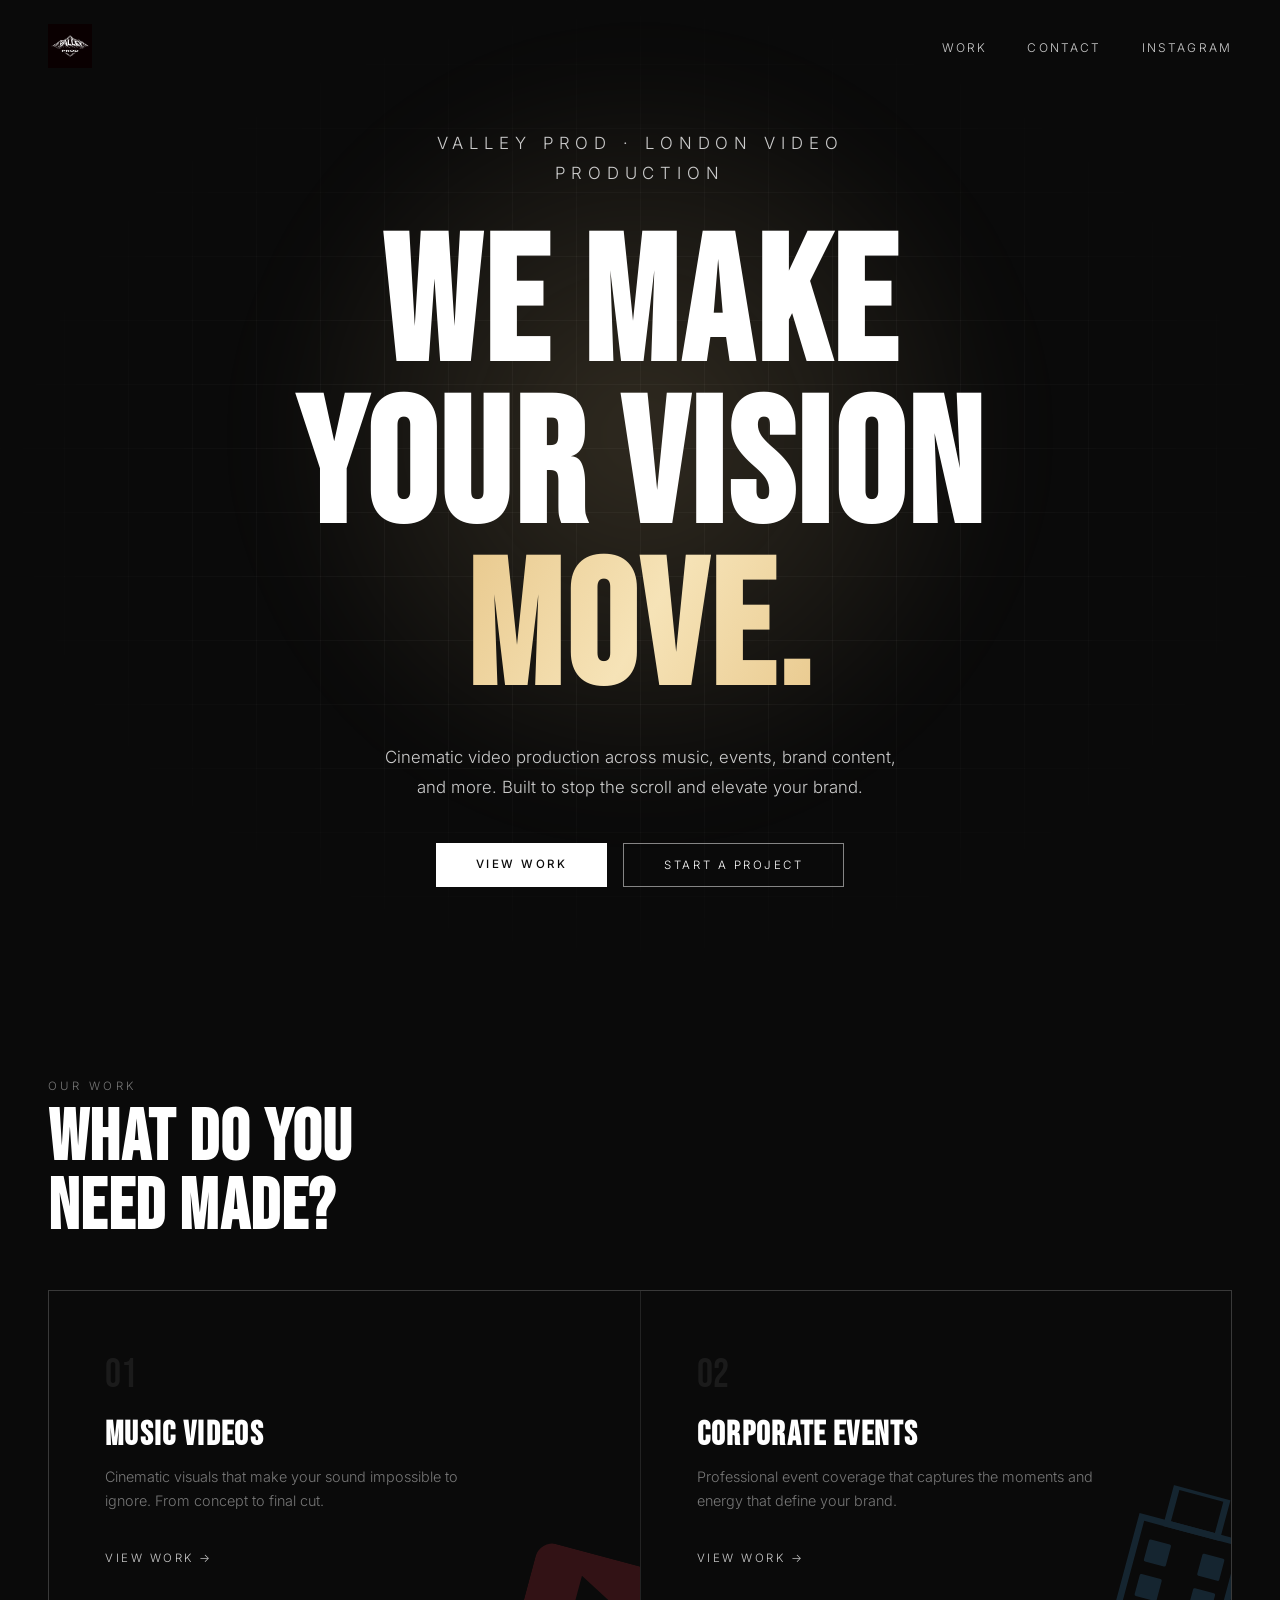
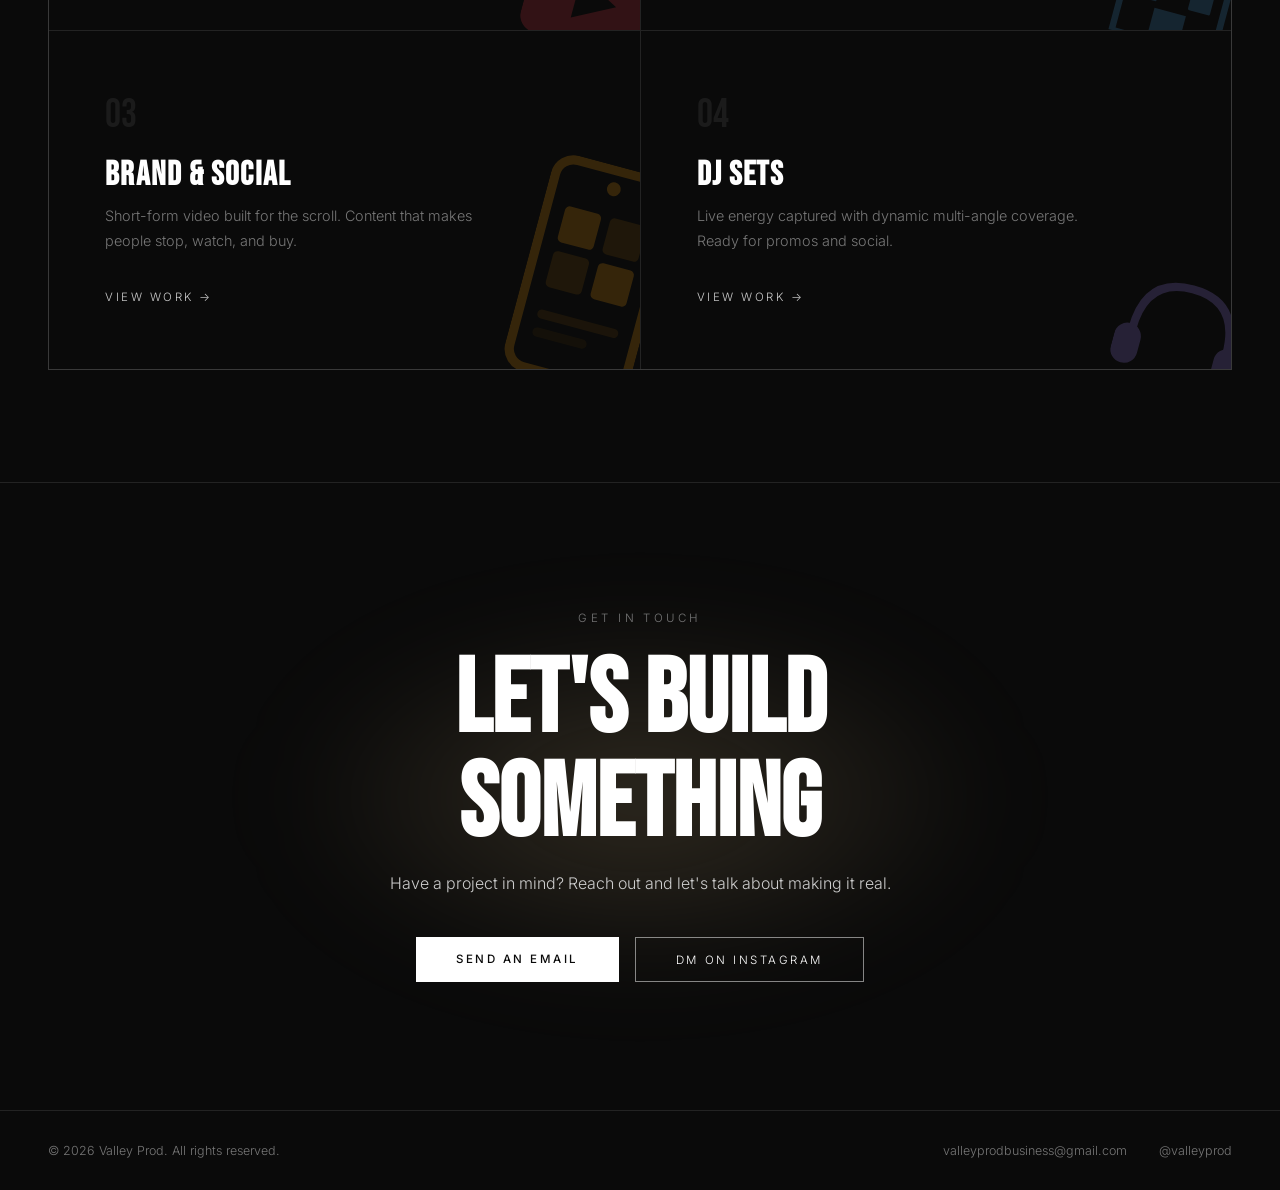
<file: index.html>
<!DOCTYPE html>
<html lang="en">
<head>
  <meta charset="UTF-8">
  <meta name="viewport" content="width=device-width, initial-scale=1.0">

  <title>Valley Prod — Video Production London</title>
  <meta name="description" content="London-based video production for music videos, corporate events, brand content and DJ sets. Cinematic quality built to elevate your brand. Book Valley Prod.">
  <meta name="author" content="Valley Prod">
  <meta name="robots" content="index, follow">

  <!-- Geo targeting -->
  <meta name="geo.region" content="GB-LND">
  <meta name="geo.placename" content="London">

  <!-- Open Graph -->
  <meta property="og:type" content="website">
  <meta property="og:url" content="https://valleyprod.com/">
  <meta property="og:title" content="Valley Prod — Video Production London">
  <meta property="og:description" content="London-based video production for music videos, corporate events, brand content and DJ sets. Cinematic quality built to elevate your brand.">
  <meta property="og:image" content="https://valleyprod.com/assets/logo.jpg">
  <meta property="og:site_name" content="Valley Prod">

  <!-- Twitter Card -->
  <meta name="twitter:card" content="summary_large_image">
  <meta name="twitter:title" content="Valley Prod — Video Production London">
  <meta name="twitter:description" content="London-based video production for music videos, corporate events, brand content and DJ sets.">
  <meta name="twitter:image" content="https://valleyprod.com/assets/logo.jpg">

  <link rel="canonical" href="https://valleyprod.com/">
  <link rel="icon" type="image/jpeg" href="assets/logo.jpg">
  <link rel="shortcut icon" type="image/jpeg" href="assets/logo.jpg">
  <link rel="apple-touch-icon" href="assets/logo.jpg">
  <link rel="stylesheet" href="styles.css">

  <!-- Local Business Schema -->
  <script type="application/ld+json">
  {
    "@context": "https://schema.org",
    "@type": "LocalBusiness",
    "@id": "https://valleyprod.com/#business",
    "name": "Valley Prod",
    "image": "https://valleyprod.com/assets/logo.jpg",
    "logo": "https://valleyprod.com/assets/logo.jpg",
    "description": "London-based video production for music videos, corporate events, brand content and DJ sets.",
    "url": "https://valleyprod.com",
    "email": "valleyprodbusiness@gmail.com",
    "sameAs": ["https://www.instagram.com/valleyprod"],
    "address": {
      "@type": "PostalAddress",
      "addressLocality": "London",
      "addressCountry": "GB"
    },
    "areaServed": {
      "@type": "City",
      "name": "London"
    },
    "priceRange": "££",
    "knowsAbout": ["Music Video Production", "Corporate Event Videography", "Brand Video Content", "Social Media Video", "DJ Set Videography"],
    "hasOfferCatalog": {
      "@type": "OfferCatalog",
      "name": "Valley Prod Services",
      "itemListElement": [
        { "@type": "Offer", "itemOffered": { "@type": "Service", "name": "Music Video Production", "url": "https://valleyprod.com/music-videos" } },
        { "@type": "Offer", "itemOffered": { "@type": "Service", "name": "Corporate Event Videography", "url": "https://valleyprod.com/corporate-events" } },
        { "@type": "Offer", "itemOffered": { "@type": "Service", "name": "Brand & Social Video", "url": "https://valleyprod.com/brand-social" } },
        { "@type": "Offer", "itemOffered": { "@type": "Service", "name": "DJ Set Videography", "url": "https://valleyprod.com/dj-sets" } }
      ]
    }
  }
  </script>
</head>
<body>

  <nav>
    <a href="index.html" class="nav-logo">
      <img src="assets/logo.jpg" alt="Valley Prod">
    </a>
    <ul class="nav-links">
      <li><a href="#work">Work</a></li>
      <li><a href="mailto:valleyprodbusiness@gmail.com">Contact</a></li>
      <li><a href="https://instagram.com/valleyprod" target="_blank" rel="noopener">Instagram</a></li>
    </ul>
  </nav>

  <section class="hero">
    <div class="hero-glow" aria-hidden="true"></div>
    <p class="eyebrow">Valley Prod &middot; London Video Production</p>
    <h1>We Make<br>Your Vision<br><span class="accent">Move.</span></h1>
    <p>Cinematic video production across music, events, brand content, and more. Built to stop the scroll and elevate your brand.</p>
    <div class="button-row">
      <a href="#work" class="btn-primary">View Work</a>
      <a href="mailto:valleyprodbusiness@gmail.com" class="btn-outline">Start a Project</a>
    </div>
  </section>

  <section class="niches" id="work">
    <div class="section-head">
      <span class="section-label">Our Work</span>
      <h2 class="section-title">What do you<br>need made?</h2>
    </div>
    <div class="niche-grid">

      <a href="music-videos.html" class="niche-card reveal">
        <div class="niche-num">01</div>
        <h2>Music Videos</h2>
        <p>Cinematic visuals that make your sound impossible to ignore. From concept to final cut.</p>
        <span class="arrow">View Work &rarr;</span>
        <!-- Play button — YouTube-style -->
        <svg class="niche-icon" viewBox="0 0 120 84" aria-hidden="true">
          <rect x="0" y="0" width="120" height="84" rx="16" fill="currentColor"/>
          <polygon points="46,22 46,62 84,42" fill="#0a0a0a"/>
        </svg>
      </a>

      <a href="corporate-events.html" class="niche-card reveal">
        <div class="niche-num">02</div>
        <h2>Corporate Events</h2>
        <p>Professional event coverage that captures the moments and energy that define your brand.</p>
        <span class="arrow">View Work &rarr;</span>
        <!-- Office building -->
        <svg class="niche-icon" viewBox="0 0 80 96" aria-hidden="true">
          <rect x="8" y="24" width="64" height="72" fill="none" stroke="currentColor" stroke-width="4"/>
          <rect x="24" y="0" width="32" height="24" fill="none" stroke="currentColor" stroke-width="4"/>
          <rect x="16" y="36" width="14" height="14" rx="1" fill="currentColor"/>
          <rect x="50" y="36" width="14" height="14" rx="1" fill="currentColor"/>
          <rect x="16" y="58" width="14" height="14" rx="1" fill="currentColor"/>
          <rect x="50" y="58" width="14" height="14" rx="1" fill="currentColor"/>
          <rect x="30" y="76" width="20" height="20" fill="currentColor"/>
        </svg>
      </a>

      <a href="brand-social.html" class="niche-card reveal">
        <div class="niche-num">03</div>
        <h2>Brand &amp; Social</h2>
        <p>Short-form video built for the scroll. Content that makes people stop, watch, and buy.</p>
        <span class="arrow">View Work &rarr;</span>
        <!-- Phone with content grid -->
        <svg class="niche-icon" viewBox="0 0 56 96" aria-hidden="true">
          <rect x="2" y="2" width="52" height="92" rx="8" fill="none" stroke="currentColor" stroke-width="4"/>
          <circle cx="28" cy="10" r="3" fill="currentColor"/>
          <rect x="10" y="22" width="16" height="16" rx="2" fill="currentColor"/>
          <rect x="30" y="22" width="16" height="16" rx="2" fill="currentColor" opacity="0.5"/>
          <rect x="10" y="42" width="16" height="16" rx="2" fill="currentColor" opacity="0.5"/>
          <rect x="30" y="42" width="16" height="16" rx="2" fill="currentColor"/>
          <rect x="10" y="68" width="36" height="4" rx="2" fill="currentColor" opacity="0.4"/>
          <rect x="10" y="76" width="24" height="4" rx="2" fill="currentColor" opacity="0.25"/>
        </svg>
      </a>

      <a href="dj-sets.html" class="niche-card reveal">
        <div class="niche-num">04</div>
        <h2>DJ Sets</h2>
        <p>Live energy captured with dynamic multi-angle coverage. Ready for promos and social.</p>
        <span class="arrow">View Work &rarr;</span>
        <!-- Headphones -->
        <svg class="niche-icon" viewBox="0 0 96 80" aria-hidden="true">
          <path d="M12 48 Q12 8 48 8 Q84 8 84 48" fill="none" stroke="currentColor" stroke-width="6" stroke-linecap="round"/>
          <rect x="0" y="44" width="20" height="30" rx="10" fill="currentColor"/>
          <rect x="76" y="44" width="20" height="30" rx="10" fill="currentColor"/>
        </svg>
      </a>

    </div>
  </section>

  <section class="home-contact reveal">
    <span class="section-label">Get in touch</span>
    <h2>Let's Build<br>Something</h2>
    <p>Have a project in mind? Reach out and let's talk about making it real.</p>
    <div class="button-row">
      <a href="mailto:valleyprodbusiness@gmail.com" class="btn-primary">Send an Email</a>
      <a href="https://instagram.com/valleyprod" target="_blank" rel="noopener" class="btn-outline">DM on Instagram</a>
    </div>
  </section>

  <script>
    // Reveal on scroll
    const io = new IntersectionObserver((entries) => {
      entries.forEach(e => {
        if (e.isIntersecting) {
          e.target.classList.add('visible');
          io.unobserve(e.target);
        }
      });
    }, { threshold: 0.15, rootMargin: '0px 0px -60px 0px' });
    document.querySelectorAll('.reveal').forEach(el => io.observe(el));

    // Shrink nav on scroll
    const navEl = document.querySelector('nav');
    const onScroll = () => {
      if (window.scrollY > 40) navEl.classList.add('scrolled');
      else navEl.classList.remove('scrolled');
    };
    window.addEventListener('scroll', onScroll, { passive: true });
    onScroll();
  </script>

  <footer>
    <p>&copy; 2026 Valley Prod. All rights reserved.</p>
    <div class="footer-links">
      <a href="mailto:valleyprodbusiness@gmail.com">valleyprodbusiness@gmail.com</a>
      <a href="https://instagram.com/valleyprod" target="_blank" rel="noopener">@valleyprod</a>
    </div>
  </footer>

</body>
</html>
</file>
<file: styles.css>
@import url('https://fonts.googleapis.com/css2?family=Bebas+Neue&family=Inter:wght@300;400;500&display=swap');

:root {
  --black: #0a0a0a;
  --ink: #111111;
  --white: #ffffff;
  --gray: #777777;
  --light-gray: #cccccc;
  --border: rgba(255, 255, 255, 0.1);
  --accent: #e8c88c;
  --accent-soft: rgba(232, 200, 140, 0.18);
}

* {
  margin: 0;
  padding: 0;
  box-sizing: border-box;
}

html {
  scroll-behavior: smooth;
}

body {
  background: var(--black);
  color: var(--white);
  font-family: 'Inter', sans-serif;
  font-weight: 300;
  -webkit-font-smoothing: antialiased;
  overflow-x: hidden;
}

::selection {
  background: var(--accent);
  color: var(--black);
}

.accent {
  background: linear-gradient(120deg, var(--accent) 0%, #f6e3b7 50%, var(--accent) 100%);
  -webkit-background-clip: text;
  background-clip: text;
  color: transparent;
}

/* Scroll reveal */
.reveal {
  opacity: 0;
  transform: translateY(24px);
  transition: opacity 0.7s ease, transform 0.7s ease;
}

.reveal.visible {
  opacity: 1;
  transform: none;
}

@media (prefers-reduced-motion: reduce) {
  .reveal,
  .reveal.visible {
    opacity: 1;
    transform: none;
    transition: none;
  }
}

/* NAV */
nav {
  position: fixed;
  top: 0;
  width: 100%;
  z-index: 100;
  padding: 1.5rem 3rem;
  display: flex;
  justify-content: space-between;
  align-items: center;
  background: transparent;
  transition: padding 0.3s ease, background 0.3s ease, backdrop-filter 0.3s ease, border-color 0.3s ease;
  border-bottom: 1px solid transparent;
}

nav.scrolled {
  padding: 1rem 3rem;
  background: rgba(10, 10, 10, 0.72);
  backdrop-filter: saturate(140%) blur(14px);
  -webkit-backdrop-filter: saturate(140%) blur(14px);
  border-bottom-color: var(--border);
}

.nav-logo img {
  height: 44px;
  width: auto;
  display: block;
  transition: height 0.3s ease;
}

nav.scrolled .nav-logo img {
  height: 36px;
}

.nav-links {
  display: flex;
  gap: 2.5rem;
  list-style: none;
}

.nav-links a {
  color: var(--light-gray);
  text-decoration: none;
  font-size: 0.75rem;
  letter-spacing: 0.18em;
  text-transform: uppercase;
  transition: color 0.2s;
}

.nav-links a:hover {
  color: var(--white);
}

/* HERO */
.hero {
  position: relative;
  min-height: 100vh;
  display: flex;
  flex-direction: column;
  justify-content: center;
  align-items: center;
  text-align: center;
  padding: 8rem 2rem 5rem;
  isolation: isolate;
  overflow: hidden;
}

.hero::before {
  content: '';
  position: absolute;
  inset: 0;
  background-image:
    linear-gradient(rgba(255, 255, 255, 0.035) 1px, transparent 1px),
    linear-gradient(90deg, rgba(255, 255, 255, 0.035) 1px, transparent 1px);
  background-size: 64px 64px;
  mask-image: radial-gradient(ellipse at center, black 35%, transparent 75%);
  -webkit-mask-image: radial-gradient(ellipse at center, black 35%, transparent 75%);
  z-index: -2;
  pointer-events: none;
}

.hero-glow {
  position: absolute;
  top: 45%;
  left: 50%;
  transform: translate(-50%, -50%);
  width: min(900px, 90vw);
  aspect-ratio: 1 / 1;
  background: radial-gradient(circle, var(--accent-soft) 0%, transparent 60%);
  filter: blur(40px);
  z-index: -1;
  pointer-events: none;
  animation: heroPulse 8s ease-in-out infinite;
}

@keyframes heroPulse {
  0%, 100% { opacity: 0.7; transform: translate(-50%, -50%) scale(1); }
  50% { opacity: 1; transform: translate(-50%, -50%) scale(1.08); }
}

@media (prefers-reduced-motion: reduce) {
  .hero-glow { animation: none; }
}

.hero .button-row {
  margin-top: 0;
}


.eyebrow {
  font-size: 0.72rem;
  letter-spacing: 0.35em;
  text-transform: uppercase;
  color: var(--gray);
  margin-bottom: 1.75rem;
}

.hero h1 {
  font-family: 'Bebas Neue', sans-serif;
  font-size: clamp(5rem, 14vw, 11rem);
  line-height: 0.92;
  letter-spacing: 0.02em;
  margin-bottom: 1.75rem;
}

.hero p {
  font-size: 1.05rem;
  color: var(--light-gray);
  max-width: 520px;
  line-height: 1.8;
  margin-bottom: 2.5rem;
}

/* BUTTONS */
.btn-primary {
  display: inline-block;
  padding: 0.9rem 2.5rem;
  background: var(--white);
  color: var(--black);
  text-decoration: none;
  font-size: 0.72rem;
  font-weight: 500;
  letter-spacing: 0.22em;
  text-transform: uppercase;
  transition: opacity 0.2s;
  border: none;
  cursor: pointer;
  font-family: 'Inter', sans-serif;
}

.btn-primary:hover {
  opacity: 0.85;
}

.btn-outline {
  display: inline-block;
  padding: 0.9rem 2.5rem;
  border: 1px solid rgba(255, 255, 255, 0.5);
  color: var(--white);
  text-decoration: none;
  font-size: 0.72rem;
  letter-spacing: 0.22em;
  text-transform: uppercase;
  transition: border-color 0.2s, background 0.2s, color 0.2s;
}

.btn-outline:hover {
  border-color: var(--white);
  background: var(--white);
  color: var(--black);
}

/* SECTION HEADER */
.section-head {
  margin-bottom: 3rem;
}

.section-title {
  font-family: 'Bebas Neue', sans-serif;
  font-size: clamp(2.5rem, 6vw, 4.5rem);
  line-height: 0.95;
  letter-spacing: 0.02em;
  margin-top: 0.75rem;
}

/* NICHE GRID */
.niches {
  padding: 7rem 3rem 7rem;
}

.section-label {
  font-size: 0.72rem;
  letter-spacing: 0.3em;
  text-transform: uppercase;
  color: var(--gray);
  display: block;
}

.niche-grid {
  display: grid;
  grid-template-columns: repeat(2, 1fr);
  gap: 1px;
  background: var(--border);
  border: 1px solid var(--border);
}

.niche-card {
  position: relative;
  background: var(--black);
  padding: 4rem 3.5rem;
  text-decoration: none;
  color: var(--white);
  display: block;
  transition: background 0.3s ease, transform 0.3s ease;
  min-height: 320px;
  overflow: hidden;
}

.niche-card::before {
  content: '';
  position: absolute;
  top: 0;
  left: 0;
  right: 0;
  height: 1px;
  background: linear-gradient(90deg, transparent, var(--accent), transparent);
  opacity: 0;
  transition: opacity 0.35s ease;
}

.niche-card::after {
  content: '';
  position: absolute;
  inset: 0;
  background: radial-gradient(circle at 80% 0%, var(--accent-soft), transparent 55%);
  opacity: 0;
  transition: opacity 0.35s ease;
  pointer-events: none;
}

.niche-card:hover {
  background: var(--ink);
}

.niche-card:hover::before,
.niche-card:hover::after {
  opacity: 1;
}

.niche-card:hover .arrow {
  transform: translateX(6px);
  color: var(--white);
}

.niche-card:hover .niche-num {
  color: rgba(232, 200, 140, 0.25);
}

.niche-card:hover h2 {
  color: var(--accent);
}

.niche-num {
  font-family: 'Bebas Neue', sans-serif;
  font-size: 2.5rem;
  color: rgba(255, 255, 255, 0.07);
  line-height: 1;
  margin-bottom: 1.5rem;
  transition: color 0.35s ease;
}

.niche-card h2 {
  font-family: 'Bebas Neue', sans-serif;
  font-size: 2.1rem;
  letter-spacing: 0.04em;
  margin-bottom: 0.75rem;
  line-height: 1;
  transition: color 0.35s ease;
}

.niche-card p {
  font-size: 0.9rem;
  color: var(--gray);
  line-height: 1.7;
  margin-bottom: 2rem;
  max-width: 400px;
}

.arrow {
  font-size: 0.72rem;
  letter-spacing: 0.22em;
  text-transform: uppercase;
  color: var(--light-gray);
  display: inline-block;
  transition: transform 0.25s ease, color 0.25s ease;
}

/* NICHE ICONS */
.niche-icon {
  position: absolute;
  bottom: -16px;
  right: -16px;
  width: 130px;
  height: auto;
  opacity: 0.18;
  transform: rotate(15deg);
  transition: opacity 0.35s ease, transform 0.35s ease;
  pointer-events: none;
  flex-shrink: 0;
}

.niche-card:hover .niche-icon {
  opacity: 0.32;
  transform: rotate(12deg) scale(1.06);
}

/* Per-card icon colours */
.niche-card:nth-child(1) .niche-icon { color: #E63946; } /* music — cinematic red */
.niche-card:nth-child(2) .niche-icon { color: #4A9EDB; } /* corporate — steel blue */
.niche-card:nth-child(3) .niche-icon { color: #F59E0B; } /* brand — warm amber */
.niche-card:nth-child(4) .niche-icon { color: #A78BFA; } /* DJ — electric violet */

/* YOUTUBE LITE EMBED */
.yt-lite {
  cursor: pointer;
}

.yt-lite img.yt-thumb {
  position: absolute;
  inset: 0;
  width: 100%;
  height: 100%;
  object-fit: cover;
  display: block;
  transition: transform 0.3s ease;
}

.yt-lite:hover img.yt-thumb {
  transform: scale(1.02);
}

.yt-play {
  position: absolute;
  top: 50%;
  left: 50%;
  transform: translate(-50%, -50%);
  background: none;
  border: none;
  cursor: pointer;
  width: 72px;
  height: auto;
  filter: drop-shadow(0 4px 16px rgba(0,0,0,0.6));
  transition: transform 0.2s ease, filter 0.2s ease;
  z-index: 1;
}

.yt-play:hover {
  transform: translate(-50%, -50%) scale(1.12);
  filter: drop-shadow(0 6px 24px rgba(0,0,0,0.8));
}

.yt-lite.loaded .yt-thumb,
.yt-lite.loaded .yt-play {
  display: none;
}


/* HOME CONTACT CTA */
.home-contact {
  padding: 8rem 3rem;
  text-align: center;
  border-top: 1px solid var(--border);
  position: relative;
  overflow: hidden;
}

.home-contact::before {
  content: '';
  position: absolute;
  top: 50%;
  left: 50%;
  transform: translate(-50%, -50%);
  width: 800px;
  height: 400px;
  background: radial-gradient(ellipse, var(--accent-soft), transparent 65%);
  filter: blur(50px);
  pointer-events: none;
  z-index: 0;
}

.home-contact > * {
  position: relative;
  z-index: 1;
}

.home-contact .section-label {
  margin-bottom: 1.5rem;
}

.home-contact h2 {
  font-family: 'Bebas Neue', sans-serif;
  font-size: clamp(3rem, 9vw, 6.5rem);
  line-height: 1;
  margin-bottom: 1rem;
}

.home-contact > p {
  color: var(--light-gray);
  margin-bottom: 2.75rem;
  font-size: 1rem;
}

.button-row {
  display: flex;
  gap: 1rem;
  justify-content: center;
  flex-wrap: wrap;
}

/* FOOTER */
footer {
  padding: 2rem 3rem;
  border-top: 1px solid var(--border);
  display: flex;
  justify-content: space-between;
  align-items: center;
  flex-wrap: wrap;
  gap: 1rem;
}

footer p {
  font-size: 0.78rem;
  color: var(--gray);
}

.footer-links {
  display: flex;
  gap: 2rem;
}

.footer-links a {
  font-size: 0.78rem;
  color: var(--gray);
  text-decoration: none;
  transition: color 0.2s;
}

.footer-links a:hover {
  color: var(--white);
}

/* NICHE PAGE LAYOUT */
.niche-hero {
  position: relative;
  padding: 11rem 3rem 5rem;
  max-width: 860px;
  isolation: isolate;
}

.niche-hero::before {
  content: '';
  position: absolute;
  top: 6rem;
  left: -10rem;
  width: 500px;
  height: 500px;
  background: radial-gradient(circle, var(--accent-soft), transparent 60%);
  filter: blur(60px);
  z-index: -1;
  pointer-events: none;
}

.back-link {
  display: inline-flex;
  align-items: center;
  gap: 0.4rem;
  color: var(--gray);
  text-decoration: none;
  font-size: 0.72rem;
  letter-spacing: 0.18em;
  text-transform: uppercase;
  margin-bottom: 3rem;
  transition: color 0.2s;
}

.back-link:hover {
  color: var(--white);
}

.niche-hero h1 {
  font-family: 'Bebas Neue', sans-serif;
  font-size: clamp(4rem, 11vw, 8.5rem);
  line-height: 0.92;
  letter-spacing: 0.02em;
  margin-bottom: 1.5rem;
}

.niche-hero p {
  font-size: 1.05rem;
  color: var(--gray);
  line-height: 1.8;
  max-width: 520px;
  margin-bottom: 2.5rem;
}

/* VIDEO */
.video-section {
  padding: 0 3rem 6rem;
}

.video-wrap {
  width: 100%;
  aspect-ratio: 16 / 9;
  background: #111111;
  border: 1px solid var(--border);
  overflow: hidden;
  position: relative;
}

.video-wrap iframe {
  width: 100%;
  height: 100%;
  border: none;
  display: block;
}

.video-placeholder {
  position: absolute;
  inset: 0;
  display: flex;
  flex-direction: column;
  align-items: center;
  justify-content: center;
  gap: 0.75rem;
  color: var(--gray);
  font-size: 0.75rem;
  letter-spacing: 0.2em;
  text-transform: uppercase;
}

.video-placeholder span {
  font-size: 2rem;
  opacity: 0.3;
}

/* CONTACT SECTION */
.contact-section {
  padding: 5rem 3rem 7rem;
  border-top: 1px solid var(--border);
  max-width: 580px;
}

.contact-section h2 {
  font-family: 'Bebas Neue', sans-serif;
  font-size: 3.5rem;
  letter-spacing: 0.04em;
  margin-bottom: 0.5rem;
}

.contact-section > p {
  color: var(--gray);
  margin-bottom: 2.5rem;
  font-size: 0.95rem;
  line-height: 1.7;
}

.contact-links {
  display: flex;
  flex-direction: column;
  gap: 0.75rem;
  margin-bottom: 3rem;
}

.contact-link {
  display: flex;
  align-items: center;
  gap: 1.25rem;
  padding: 1.1rem 1.4rem;
  border: 1px solid var(--border);
  text-decoration: none;
  color: var(--white);
  transition: border-color 0.2s, background 0.2s;
}

.contact-link:hover {
  border-color: rgba(255, 255, 255, 0.4);
  background: rgba(255, 255, 255, 0.025);
}

.cl-icon {
  font-size: 1.1rem;
  opacity: 0.6;
  flex-shrink: 0;
}

.cl-label {
  font-size: 0.65rem;
  letter-spacing: 0.22em;
  text-transform: uppercase;
  color: var(--gray);
  margin-bottom: 0.2rem;
}

.cl-value {
  font-size: 0.9rem;
}

/* FORM */
.inquiry-form {
  padding-top: 2.5rem;
  border-top: 1px solid var(--border);
}

.inquiry-form h3 {
  font-family: 'Bebas Neue', sans-serif;
  font-size: 1.6rem;
  letter-spacing: 0.06em;
  margin-bottom: 1.75rem;
  color: var(--light-gray);
}

.form-row {
  display: grid;
  grid-template-columns: 1fr 1fr;
  gap: 1rem;
}

.field {
  margin-bottom: 1.1rem;
}

.field label {
  display: block;
  font-size: 0.65rem;
  letter-spacing: 0.22em;
  text-transform: uppercase;
  color: var(--gray);
  margin-bottom: 0.45rem;
}

.field input,
.field textarea,
.field select {
  width: 100%;
  background: transparent;
  border: 1px solid var(--border);
  color: var(--white);
  padding: 0.8rem 1rem;
  font-size: 0.88rem;
  font-family: 'Inter', sans-serif;
  font-weight: 300;
  outline: none;
  transition: border-color 0.2s;
  -webkit-appearance: none;
  appearance: none;
  border-radius: 0;
}

.field input::placeholder,
.field textarea::placeholder {
  color: #444;
}

.field input:focus,
.field textarea:focus,
.field select:focus {
  border-color: rgba(255, 255, 255, 0.5);
}

.field textarea {
  height: 110px;
  resize: vertical;
}

.field select option {
  background: #1a1a1a;
  color: var(--white);
}

.form-submit {
  width: 100%;
  padding: 1rem;
  background: var(--white);
  color: var(--black);
  border: none;
  font-family: 'Inter', sans-serif;
  font-size: 0.72rem;
  font-weight: 500;
  letter-spacing: 0.22em;
  text-transform: uppercase;
  cursor: pointer;
  transition: opacity 0.2s;
  margin-top: 0.5rem;
}

.form-submit:hover {
  opacity: 0.85;
}

/* REEL GRID (Brand & Social page) */
.reel-section {
  padding: 0 0 6rem;
}

.reel-grid {
  display: grid;
  grid-template-columns: repeat(3, 1fr);
  gap: 2px;
  background: #111;
}

.reel-card {
  position: relative;
  aspect-ratio: 9 / 16;
  background: #111;
  background-size: cover;
  background-position: center;
  cursor: pointer;
  overflow: hidden;
}

.reel-card::before {
  content: '';
  position: absolute;
  inset: 0;
  background: rgba(0, 0, 0, 0.45);
  transition: background 0.25s;
}

.reel-card:hover::before {
  background: rgba(0, 0, 0, 0.2);
}

.reel-inner {
  position: absolute;
  inset: 0;
  display: flex;
  flex-direction: column;
  align-items: center;
  justify-content: center;
  gap: 0.75rem;
  z-index: 1;
}

.reel-play {
  width: 52px;
  height: 52px;
  border: 1.5px solid rgba(255, 255, 255, 0.7);
  border-radius: 50%;
  display: flex;
  align-items: center;
  justify-content: center;
  font-size: 1rem;
  padding-left: 3px;
  color: rgba(255, 255, 255, 0.85);
  transition: border-color 0.2s, color 0.2s, transform 0.2s;
}

.reel-card:hover .reel-play {
  border-color: var(--white);
  color: var(--white);
  transform: scale(1.08);
}

.reel-handle {
  font-size: 0.72rem;
  letter-spacing: 0.12em;
  color: rgba(255, 255, 255, 0.75);
  transition: color 0.2s;
}

.reel-card:hover .reel-handle {
  color: var(--white);
}

/* REEL MODAL */
.reel-modal {
  position: fixed;
  inset: 0;
  z-index: 200;
  display: flex;
  align-items: center;
  justify-content: center;
  opacity: 0;
  pointer-events: none;
  transition: opacity 0.25s;
}

.reel-modal.active {
  opacity: 1;
  pointer-events: all;
}

.modal-backdrop {
  position: absolute;
  inset: 0;
  background: rgba(0, 0, 0, 0.92);
}

.modal-box {
  position: relative;
  z-index: 1;
}

.modal-close {
  position: absolute;
  top: -2.5rem;
  right: 0;
  background: none;
  border: none;
  color: var(--white);
  font-size: 2rem;
  cursor: pointer;
  line-height: 1;
  opacity: 0.7;
  transition: opacity 0.2s;
}

.modal-close:hover {
  opacity: 1;
}

.modal-video iframe {
  display: block;
  border-radius: 4px;
}

/* DJ SETS — two stacked YouTube videos */
.dj-videos {
  display: flex;
  flex-direction: column;
  gap: 1.5rem;
}

/* TWO-VIDEO GRID */
.videos-grid {
  display: grid;
  grid-template-columns: minmax(320px, 400px) 1fr;
  gap: 2rem;
  align-items: start;
}

.video-label {
  display: block;
  font-size: 0.68rem;
  letter-spacing: 0.25em;
  text-transform: uppercase;
  color: var(--gray);
  margin-bottom: 0.75rem;
}

/* RESPONSIVE */
@media (max-width: 900px) {
  .niche-grid {
    grid-template-columns: 1fr;
  }

}

@media (max-width: 640px) {
  nav {
    padding: 1.25rem 1.5rem;
  }

  nav.scrolled {
    padding: 0.9rem 1.5rem;
  }

  .nav-links {
    display: none;
  }

  .hero {
    padding: 7rem 1.5rem 5rem;
  }

  .hero .button-row {
    flex-direction: column;
    width: 100%;
    max-width: 280px;
  }

  .hero .button-row .btn-primary,
  .hero .button-row .btn-outline {
    width: 100%;
    text-align: center;
  }

  .niches {
    padding: 4.5rem 1.5rem 5rem;
  }

  .niche-card {
    padding: 3rem 2rem;
    min-height: 260px;
  }

  .niche-grid {
    grid-template-columns: 1fr;
  }

  .home-contact {
    padding: 5rem 1.5rem;
  }

  footer {
    padding: 1.5rem;
    flex-direction: column;
    text-align: center;
  }

  .niche-hero {
    padding: 8rem 1.5rem 4rem;
  }

  .video-section {
    padding: 0 1.5rem 4rem;
  }

  .videos-grid {
    grid-template-columns: 1fr;
  }

  .reel-grid {
    grid-template-columns: repeat(2, 1fr);
  }

  .modal-video iframe {
    width: 290px;
    height: 515px;
  }

  .contact-section {
    padding: 4rem 1.5rem 5rem;
  }

  .form-row {
    grid-template-columns: 1fr;
  }
}
</file>
